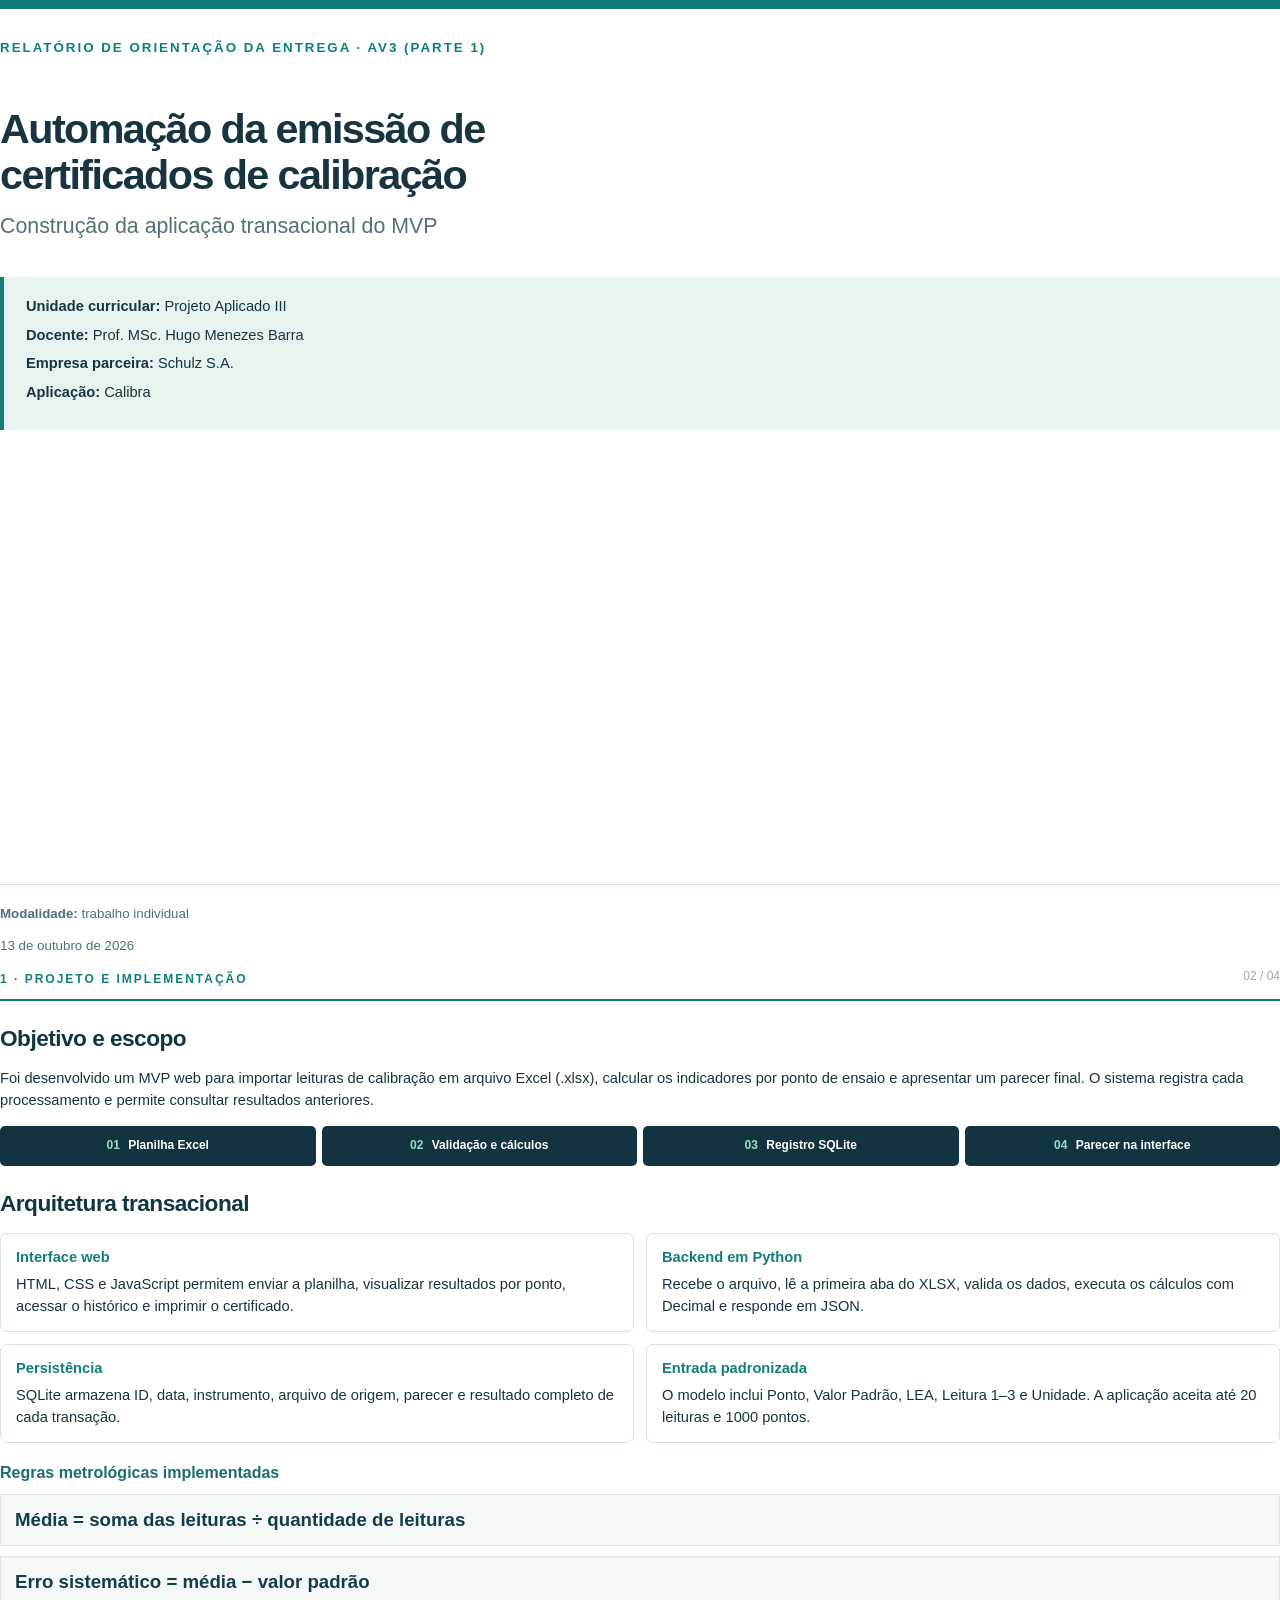
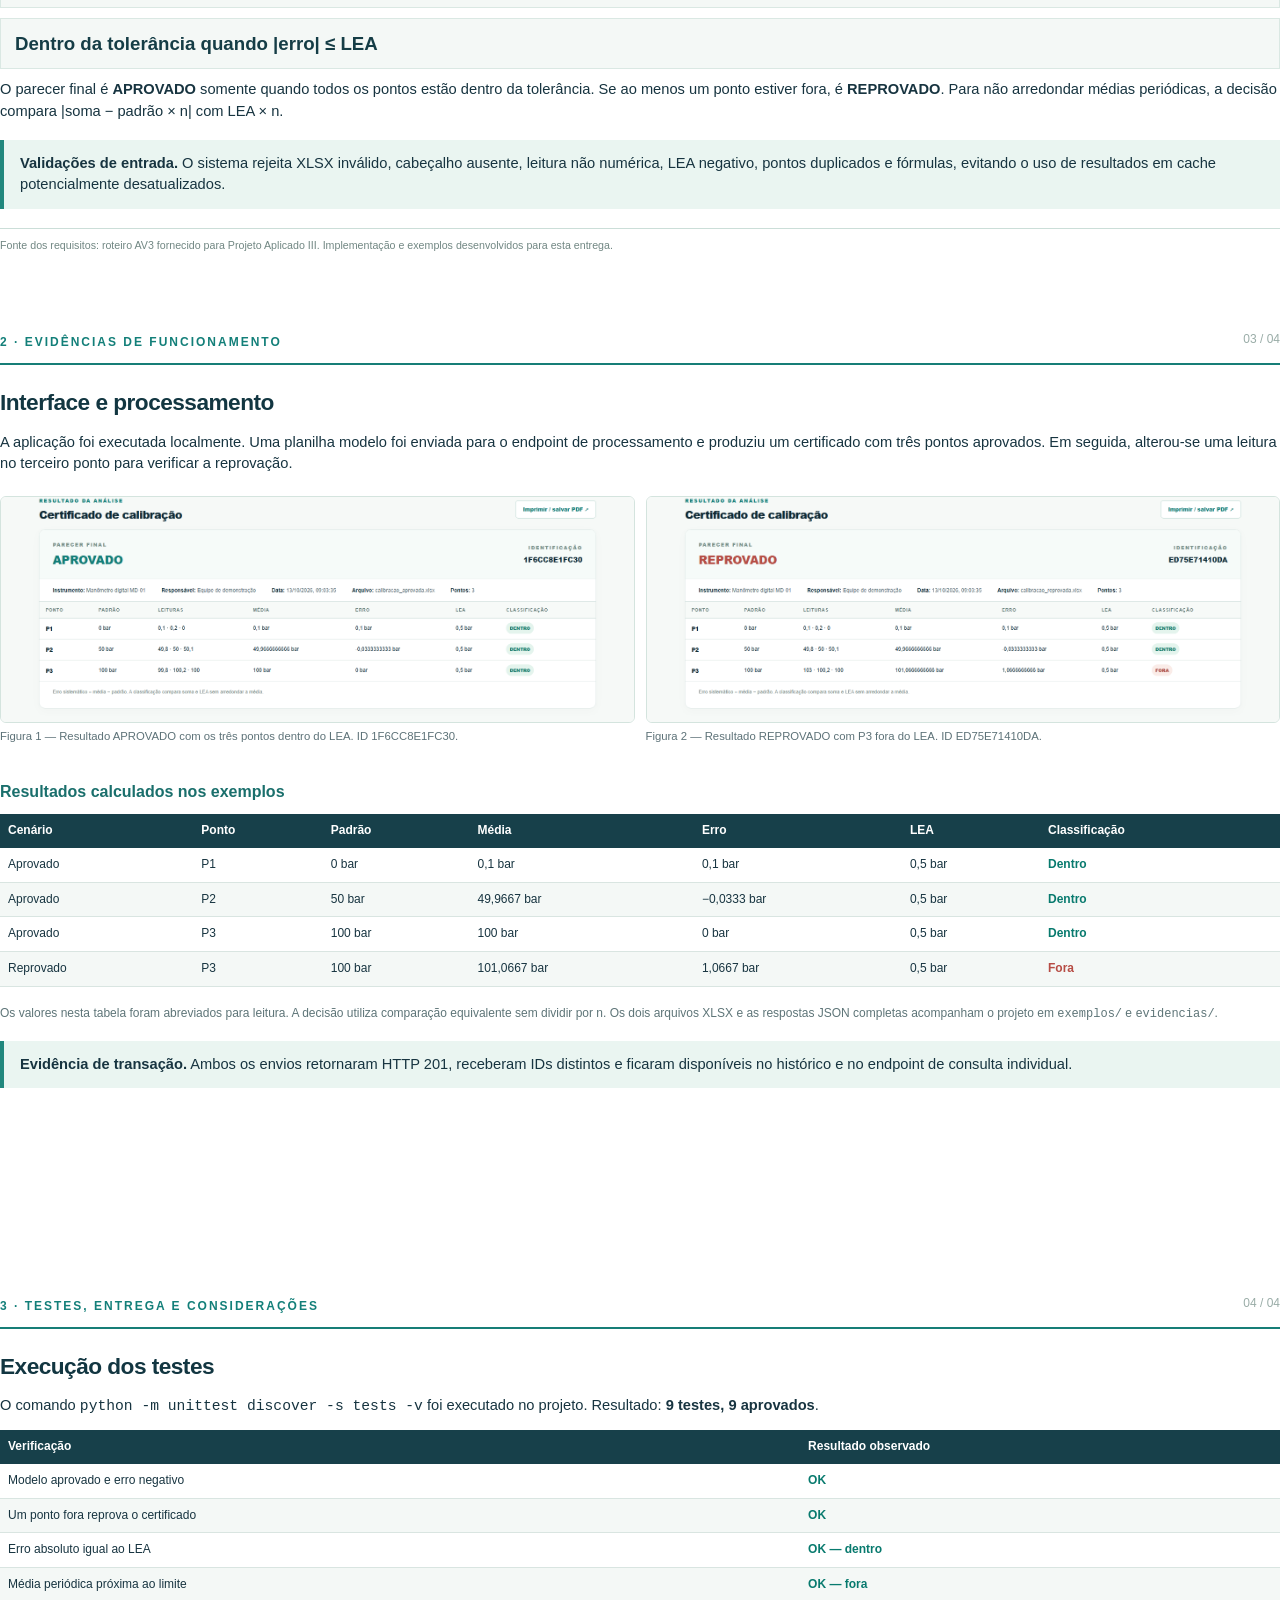
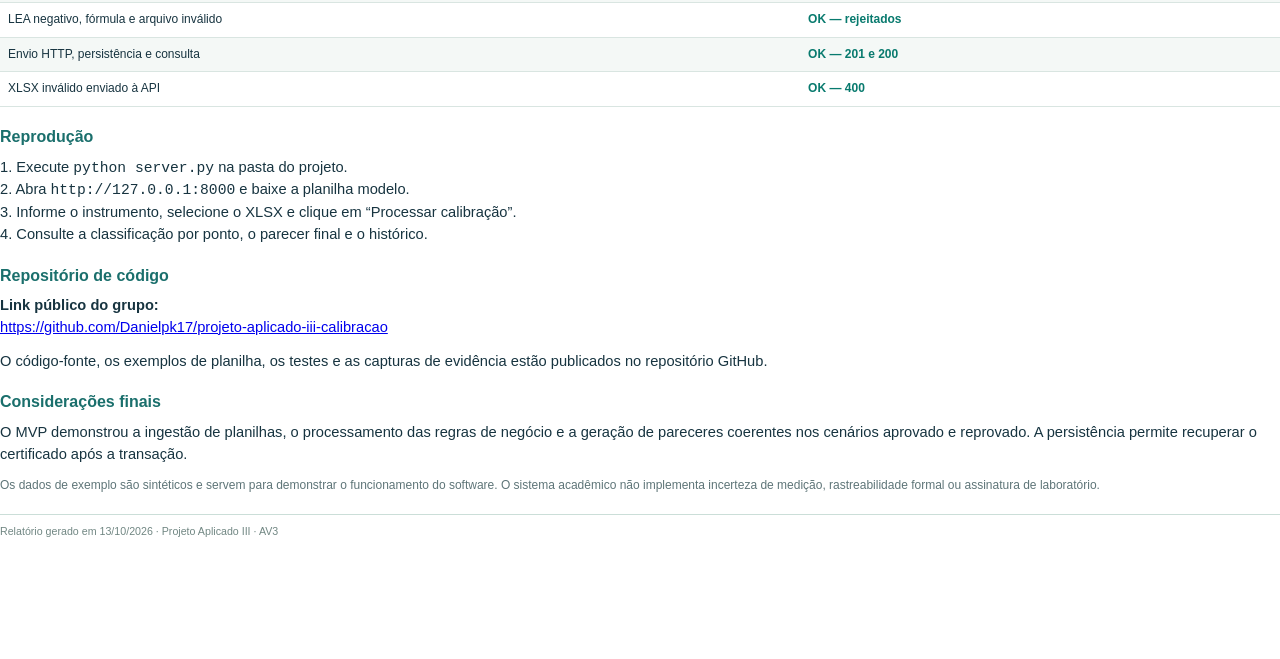
<file: relatorio.html>
<!doctype html>
<html lang="pt-BR">
<head>
<meta charset="utf-8">
<title>Relatório AV3 — Projeto Aplicado III</title>
<style>
  @page{size:A4;margin:15mm 16mm 16mm}*{box-sizing:border-box}html{font-family:Arial,Helvetica,sans-serif;color:#173440;font-size:11pt;line-height:1.48}body{margin:0}h1,h2,h3,p{margin-top:0}h1{font-size:31pt;line-height:1.12;letter-spacing:-1.2pt}h2{font-size:17pt;letter-spacing:-.4pt;margin-bottom:12px;color:#123641}h3{font-size:12pt;margin:18px 0 8px;color:#1a6f6c}p{margin-bottom:12px}.muted{color:#627b7f}.small{font-size:9pt}.micro{font-size:8pt}.eyebrow{font-size:9pt;letter-spacing:2px;font-weight:bold;color:#137f79;text-transform:uppercase}.cover{height:256mm;display:flex;flex-direction:column;justify-content:space-between}.cover-top{border-top:9px solid #117c77;padding-top:29px}.cover-kicker{color:#0a8279;font-weight:bold;letter-spacing:2px;text-transform:uppercase;font-size:10pt;margin-bottom:48px}.cover h1{max-width:150mm;margin-bottom:13px}.cover .subtitle{font-size:16pt;color:#527178;max-width:150mm}.cover-box{background:#e7f3ef;border-left:4px solid #167b76;padding:19px 22px;margin-top:34px}.cover-box p{margin:0 0 7px}.cover-bottom{border-top:1px solid #c9dbd6;padding-top:19px;color:#527178;font-size:10pt}.page{page-break-before:always;min-height:255mm}.page-heading{padding-bottom:10px;border-bottom:2px solid #167e77;margin-bottom:21px}.page-number{float:right;color:#99aca7;font-size:9pt}.callout{background:#eaf5f1;border-left:4px solid #21877d;padding:13px 16px;margin:17px 0}.flow{display:flex;gap:6px;margin:15px 0 21px}.flow span{flex:1;background:#123440;color:white;text-align:center;padding:11px 6px;border-radius:5px;font-size:9pt;font-weight:bold}.flow b{color:#94dfca;margin-right:5px}.grid{display:grid;grid-template-columns:1fr 1fr;gap:12px}.card{border:1px solid #d4e4de;border-radius:7px;padding:13px 15px}.card strong{display:block;color:#127e77;margin-bottom:6px}.formula{font-size:14pt;font-weight:bold;color:#153d46;padding:11px 14px;background:#f4f8f6;border:1px solid #dae8e3;margin:10px 0}.note{font-size:9pt;color:#5e7578}.table{border-collapse:collapse;width:100%;font-size:9pt;margin:11px 0 18px}.table th{background:#17404a;color:white;text-align:left;padding:8px}.table td{padding:8px;border-bottom:1px solid #d9e5e1}.table tr:nth-child(even) td{background:#f4f8f6}.pass{color:#087a6e;font-weight:bold}.fail{color:#b64c44;font-weight:bold}.evidence-frame{height:73mm;border:1px solid #d4e4de;overflow:hidden;border-radius:6px;margin-top:9px;background:#fff}.evidence-frame img{display:block;width:100%;height:100%;object-fit:cover;object-position:center 78%}.evidence-caption{color:#5d7278;font-size:8.5pt;margin:5px 0 17px}.side-by-side{display:grid;grid-template-columns:1fr 1fr;gap:11px}.side-by-side .evidence-frame{height:60mm}.side-by-side .evidence-frame img{object-position:center 77%}.test-list{margin:6px 0 0;padding-left:17px;font-size:9pt}.test-list li{margin-bottom:4px}.footerline{border-top:1px solid #cbded8;padding-top:9px;margin-top:19px;color:#718783;font-size:8pt}.break{page-break-before:always}
</style>
</head>
<body>
  <section class="cover">
    <div class="cover-top">
      <div class="cover-kicker">Relatório de orientação da entrega · AV3 (parte 1)</div>
      <h1>Automação da emissão de certificados de calibração</h1>
      <p class="subtitle">Construção da aplicação transacional do MVP</p>
      <div class="cover-box">
        <p><strong>Unidade curricular:</strong> Projeto Aplicado III</p>
        <p><strong>Docente:</strong> Prof. MSc. Hugo Menezes Barra</p>
        <p><strong>Empresa parceira:</strong> Schulz S.A.</p>
        <p><strong>Aplicação:</strong> Calibra</p>
      </div>
    </div>
    <div class="cover-bottom">
      <p><strong>Modalidade:</strong> trabalho individual</p>
      <p>13 de outubro de 2026</p>
    </div>
  </section>

  <section class="page">
    <div class="page-heading"><span class="page-number">02 / 04</span><span class="eyebrow">1 · Projeto e implementação</span></div>
    <h2>Objetivo e escopo</h2>
    <p>Foi desenvolvido um MVP web para importar leituras de calibração em arquivo Excel (.xlsx), calcular os indicadores por ponto de ensaio e apresentar um parecer final. O sistema registra cada processamento e permite consultar resultados anteriores.</p>
    <div class="flow"><span><b>01</b> Planilha Excel</span><span><b>02</b> Validação e cálculos</span><span><b>03</b> Registro SQLite</span><span><b>04</b> Parecer na interface</span></div>
    <h2>Arquitetura transacional</h2>
    <div class="grid">
      <div class="card"><strong>Interface web</strong>HTML, CSS e JavaScript permitem enviar a planilha, visualizar resultados por ponto, acessar o histórico e imprimir o certificado.</div>
      <div class="card"><strong>Backend em Python</strong>Recebe o arquivo, lê a primeira aba do XLSX, valida os dados, executa os cálculos com Decimal e responde em JSON.</div>
      <div class="card"><strong>Persistência</strong>SQLite armazena ID, data, instrumento, arquivo de origem, parecer e resultado completo de cada transação.</div>
      <div class="card"><strong>Entrada padronizada</strong>O modelo inclui Ponto, Valor Padrão, LEA, Leitura 1–3 e Unidade. A aplicação aceita até 20 leituras e 1000 pontos.</div>
    </div>
    <h3>Regras metrológicas implementadas</h3>
    <div class="formula">Média = soma das leituras ÷ quantidade de leituras</div>
    <div class="formula">Erro sistemático = média − valor padrão</div>
    <div class="formula">Dentro da tolerância quando |erro| ≤ LEA</div>
    <p>O parecer final é <strong>APROVADO</strong> somente quando todos os pontos estão dentro da tolerância. Se ao menos um ponto estiver fora, é <strong>REPROVADO</strong>. Para não arredondar médias periódicas, a decisão compara |soma − padrão × n| com LEA × n.</p>
    <div class="callout"><strong>Validações de entrada.</strong> O sistema rejeita XLSX inválido, cabeçalho ausente, leitura não numérica, LEA negativo, pontos duplicados e fórmulas, evitando o uso de resultados em cache potencialmente desatualizados.</div>
    <p class="footerline">Fonte dos requisitos: roteiro AV3 fornecido para Projeto Aplicado III. Implementação e exemplos desenvolvidos para esta entrega.</p>
  </section>

  <section class="page">
    <div class="page-heading"><span class="page-number">03 / 04</span><span class="eyebrow">2 · Evidências de funcionamento</span></div>
    <h2>Interface e processamento</h2>
    <p>A aplicação foi executada localmente. Uma planilha modelo foi enviada para o endpoint de processamento e produziu um certificado com três pontos aprovados. Em seguida, alterou-se uma leitura no terceiro ponto para verificar a reprovação.</p>
    <div class="side-by-side">
      <div><div class="evidence-frame"><img src="evidencias/02-aprovado.png" alt="Captura real do certificado aprovado"></div><p class="evidence-caption">Figura 1 — Resultado APROVADO com os três pontos dentro do LEA. ID 1F6CC8E1FC30.</p></div>
      <div><div class="evidence-frame"><img src="evidencias/03-reprovado.png" alt="Captura real do certificado reprovado"></div><p class="evidence-caption">Figura 2 — Resultado REPROVADO com P3 fora do LEA. ID ED75E71410DA.</p></div>
    </div>
    <h3>Resultados calculados nos exemplos</h3>
    <table class="table"><thead><tr><th>Cenário</th><th>Ponto</th><th>Padrão</th><th>Média</th><th>Erro</th><th>LEA</th><th>Classificação</th></tr></thead><tbody>
      <tr><td>Aprovado</td><td>P1</td><td>0 bar</td><td>0,1 bar</td><td>0,1 bar</td><td>0,5 bar</td><td class="pass">Dentro</td></tr>
      <tr><td>Aprovado</td><td>P2</td><td>50 bar</td><td>49,9667 bar</td><td>−0,0333 bar</td><td>0,5 bar</td><td class="pass">Dentro</td></tr>
      <tr><td>Aprovado</td><td>P3</td><td>100 bar</td><td>100 bar</td><td>0 bar</td><td>0,5 bar</td><td class="pass">Dentro</td></tr>
      <tr><td>Reprovado</td><td>P3</td><td>100 bar</td><td>101,0667 bar</td><td>1,0667 bar</td><td>0,5 bar</td><td class="fail">Fora</td></tr>
    </tbody></table>
    <p class="note">Os valores nesta tabela foram abreviados para leitura. A decisão utiliza comparação equivalente sem dividir por n. Os dois arquivos XLSX e as respostas JSON completas acompanham o projeto em <code>exemplos/</code> e <code>evidencias/</code>.</p>
    <div class="callout"><strong>Evidência de transação.</strong> Ambos os envios retornaram HTTP 201, receberam IDs distintos e ficaram disponíveis no histórico e no endpoint de consulta individual.</div>
  </section>

  <section class="page">
    <div class="page-heading"><span class="page-number">04 / 04</span><span class="eyebrow">3 · Testes, entrega e considerações</span></div>
    <h2>Execução dos testes</h2>
    <p>O comando <code>python -m unittest discover -s tests -v</code> foi executado no projeto. Resultado: <strong>9 testes, 9 aprovados</strong>.</p>
    <table class="table"><thead><tr><th>Verificação</th><th>Resultado observado</th></tr></thead><tbody>
      <tr><td>Modelo aprovado e erro negativo</td><td class="pass">OK</td></tr>
      <tr><td>Um ponto fora reprova o certificado</td><td class="pass">OK</td></tr>
      <tr><td>Erro absoluto igual ao LEA</td><td class="pass">OK — dentro</td></tr>
      <tr><td>Média periódica próxima ao limite</td><td class="pass">OK — fora</td></tr>
      <tr><td>LEA negativo, fórmula e arquivo inválido</td><td class="pass">OK — rejeitados</td></tr>
      <tr><td>Envio HTTP, persistência e consulta</td><td class="pass">OK — 201 e 200</td></tr>
      <tr><td>XLSX inválido enviado à API</td><td class="pass">OK — 400</td></tr>
    </tbody></table>
    <h3>Reprodução</h3>
    <p>1. Execute <code>python server.py</code> na pasta do projeto.<br>2. Abra <code>http://127.0.0.1:8000</code> e baixe a planilha modelo.<br>3. Informe o instrumento, selecione o XLSX e clique em “Processar calibração”.<br>4. Consulte a classificação por ponto, o parecer final e o histórico.</p>
    <h3>Repositório de código</h3>
    <p><strong>Link público do grupo:</strong><br><a href="https://github.com/Danielpk17/projeto-aplicado-iii-calibracao">https://github.com/Danielpk17/projeto-aplicado-iii-calibracao</a></p>
    <p>O código-fonte, os exemplos de planilha, os testes e as capturas de evidência estão publicados no repositório GitHub.</p>
    <h3>Considerações finais</h3>
    <p>O MVP demonstrou a ingestão de planilhas, o processamento das regras de negócio e a geração de pareceres coerentes nos cenários aprovado e reprovado. A persistência permite recuperar o certificado após a transação.</p>
    <p class="note">Os dados de exemplo são sintéticos e servem para demonstrar o funcionamento do software. O sistema acadêmico não implementa incerteza de medição, rastreabilidade formal ou assinatura de laboratório.</p>
    <p class="footerline">Relatório gerado em 13/10/2026 · Projeto Aplicado III · AV3</p>
  </section>
</body>
</html>
</file>
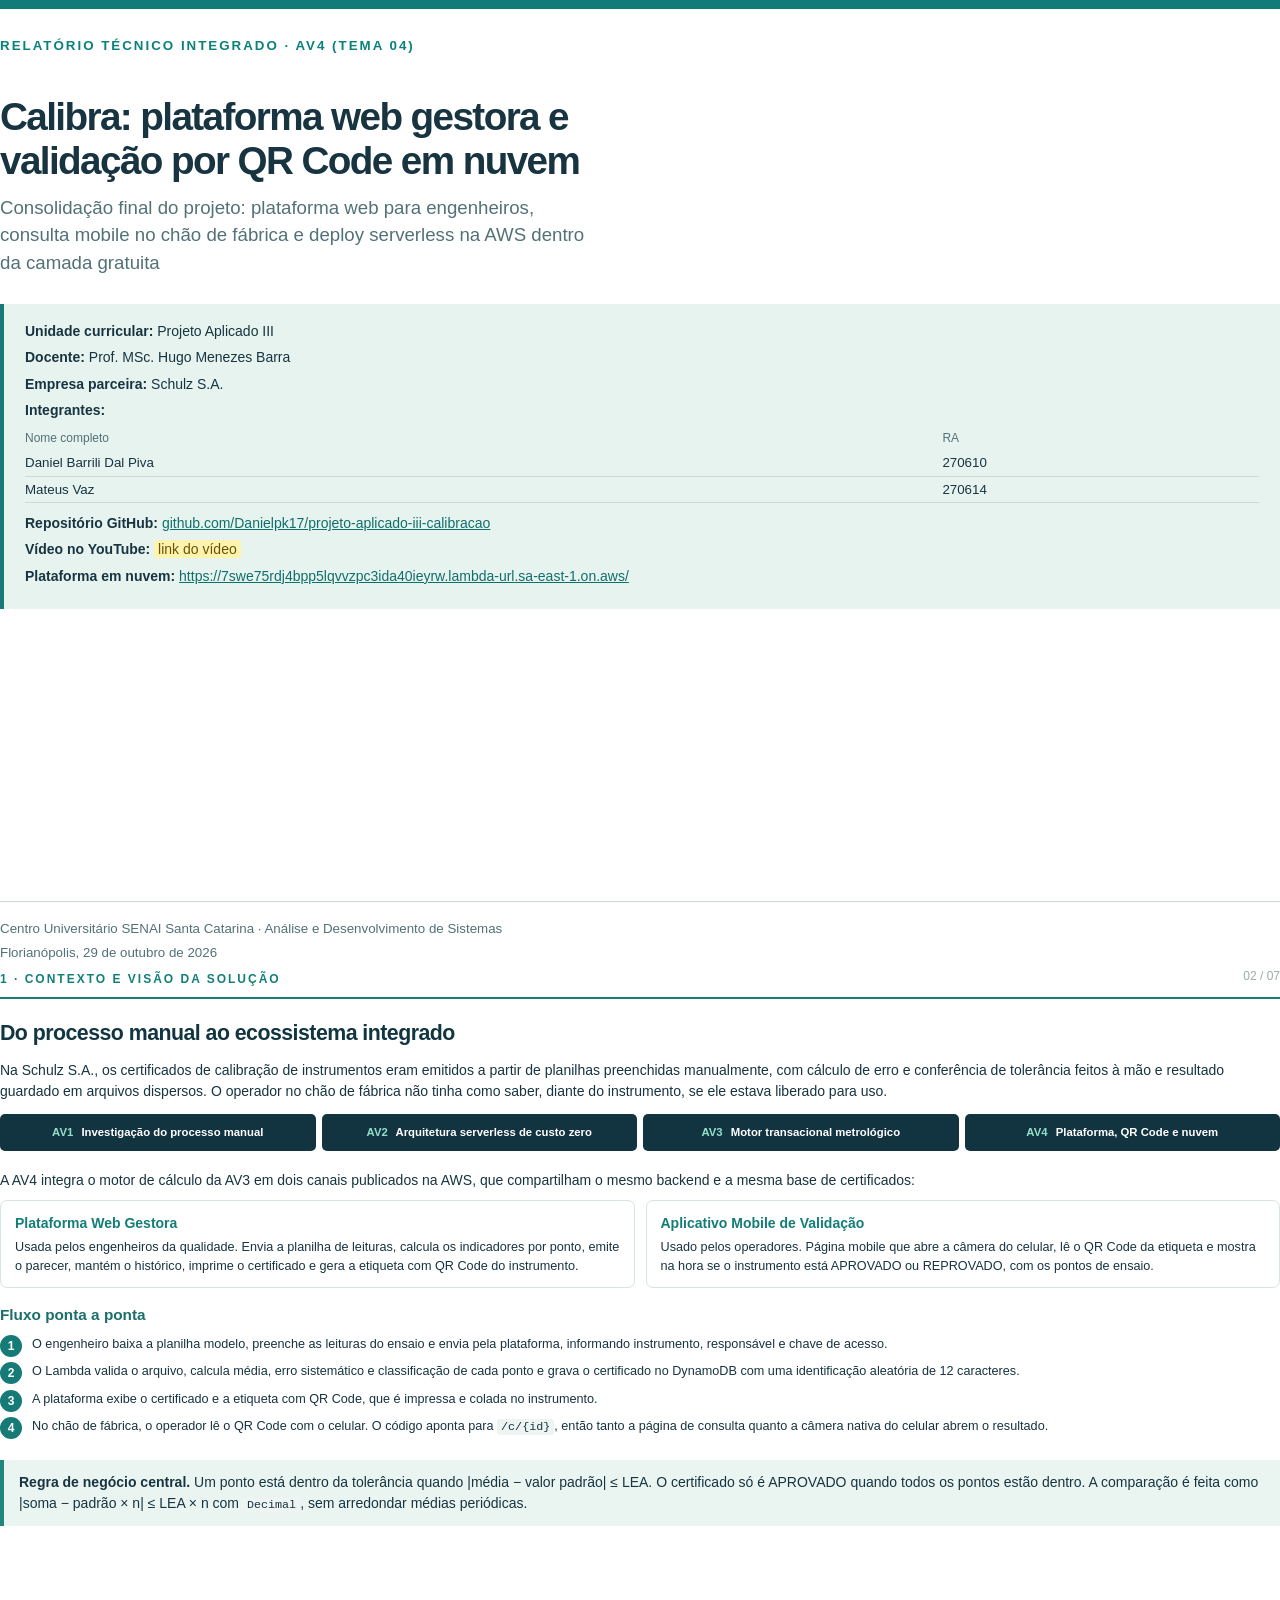
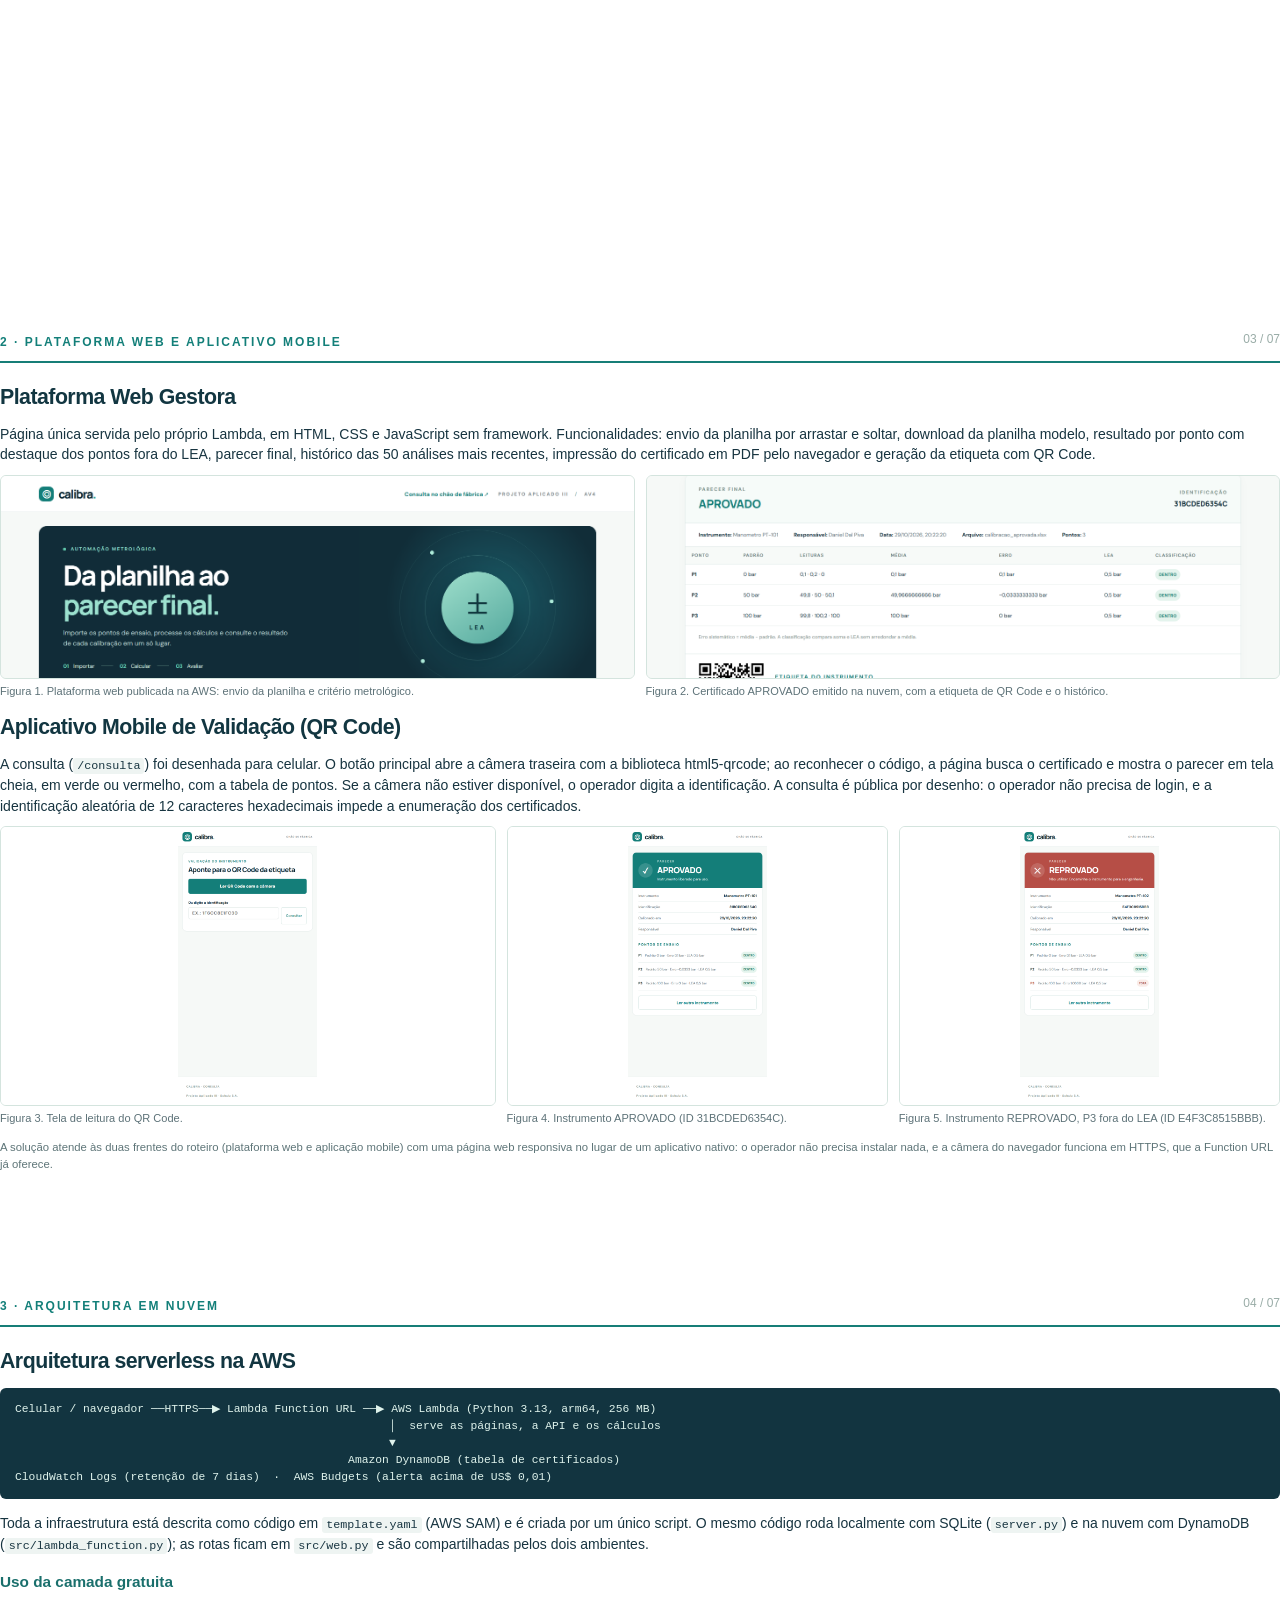
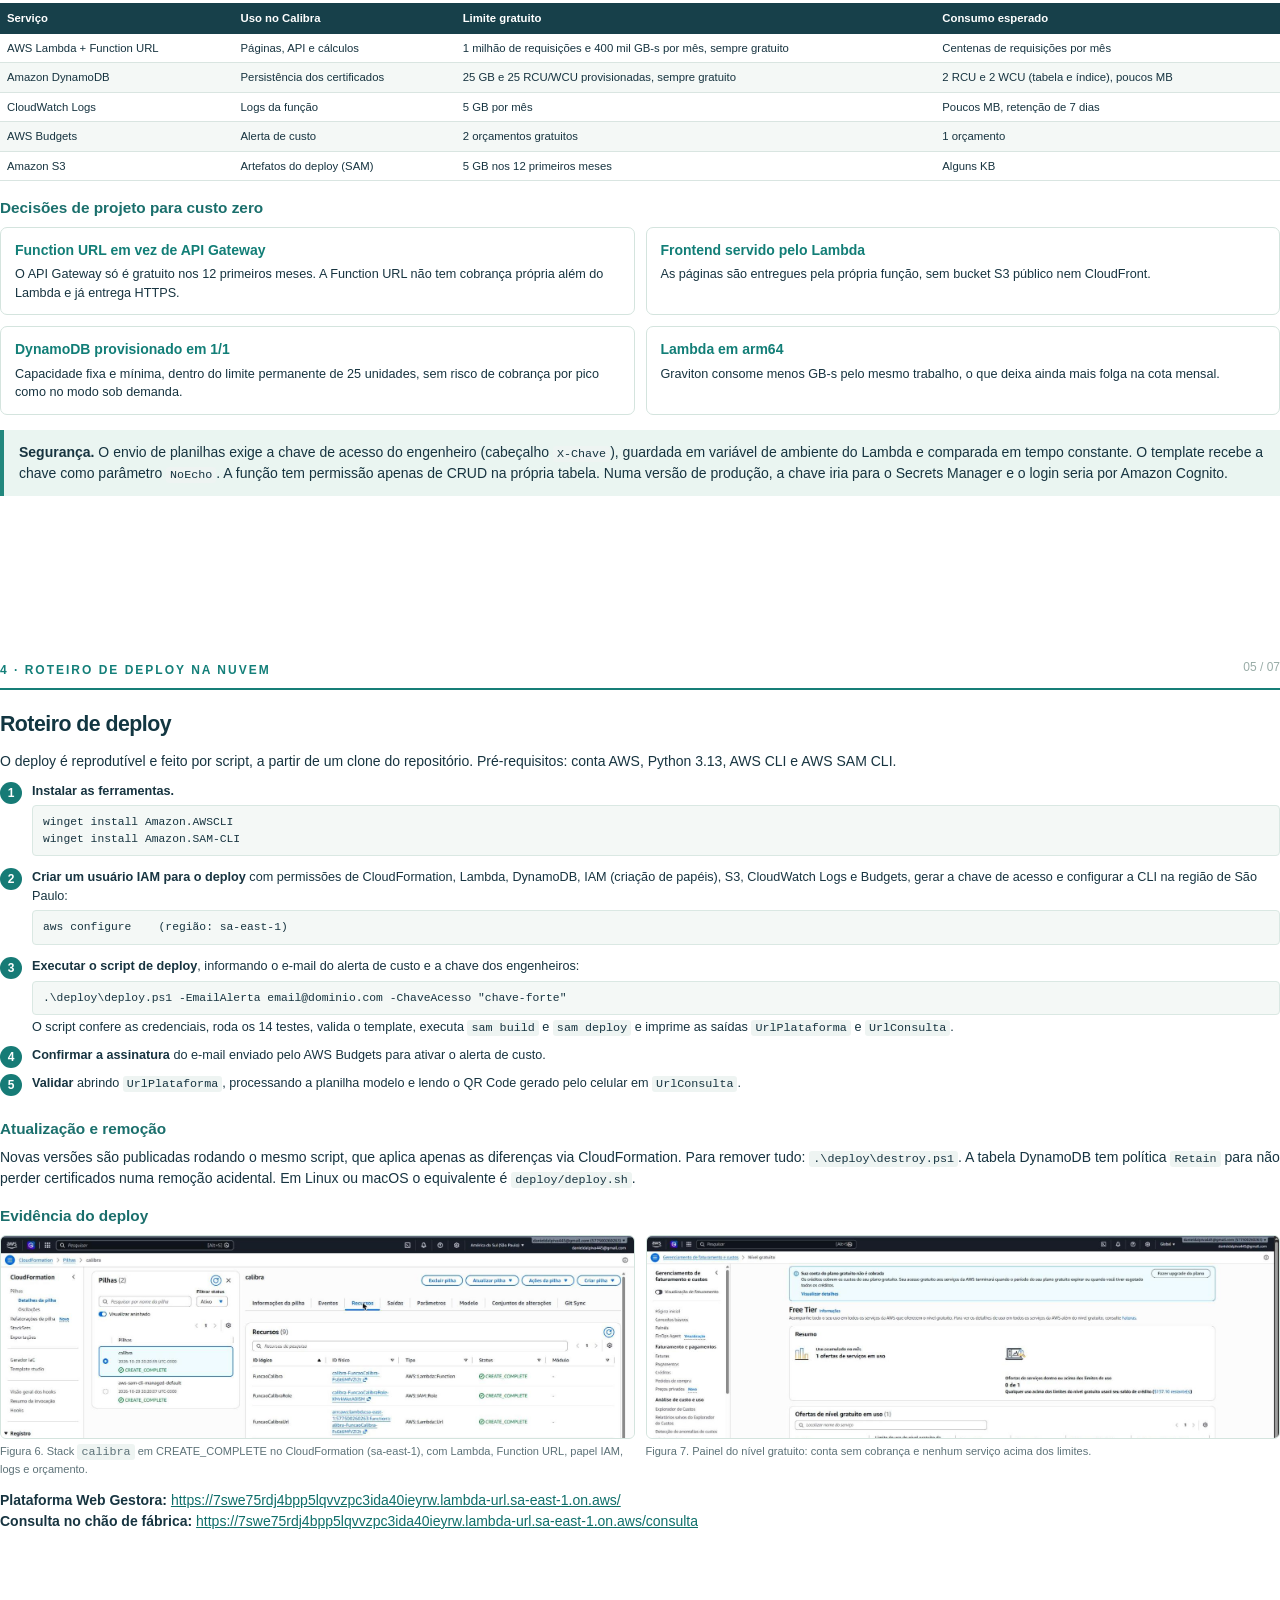
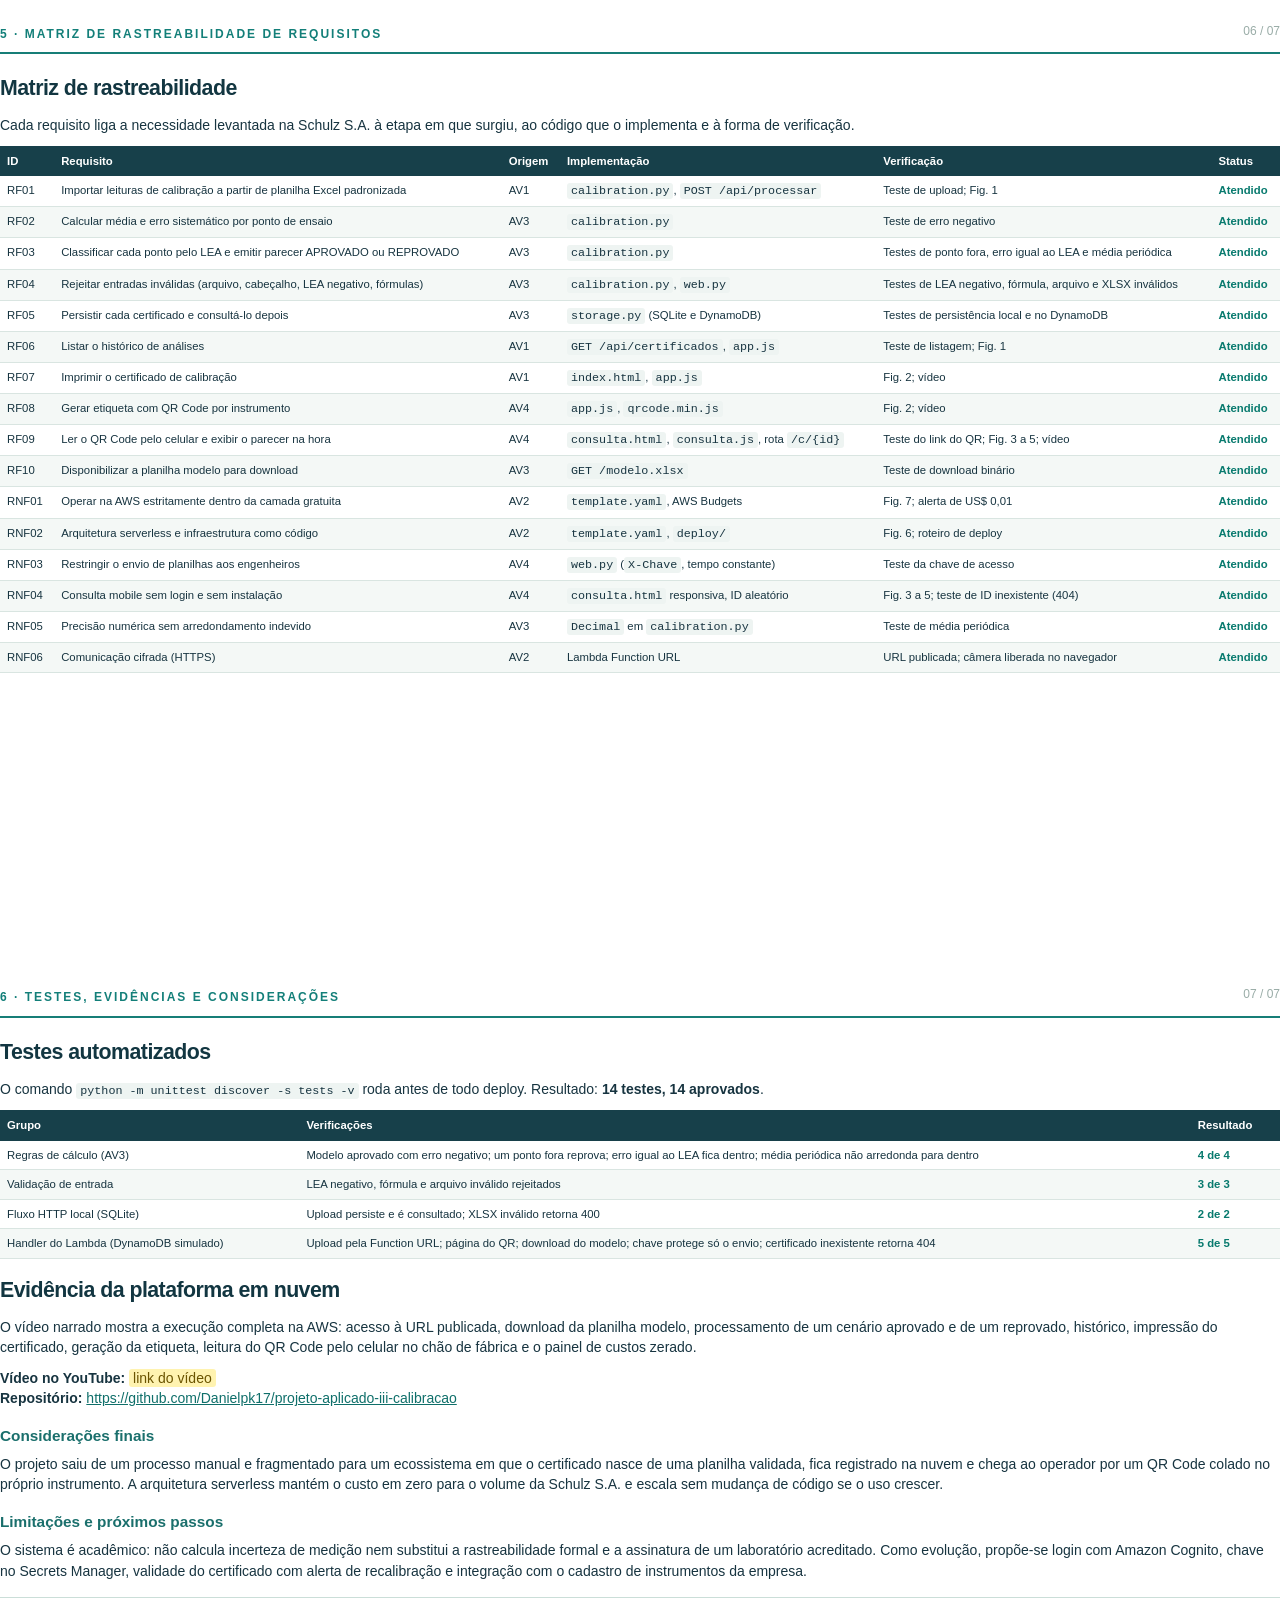
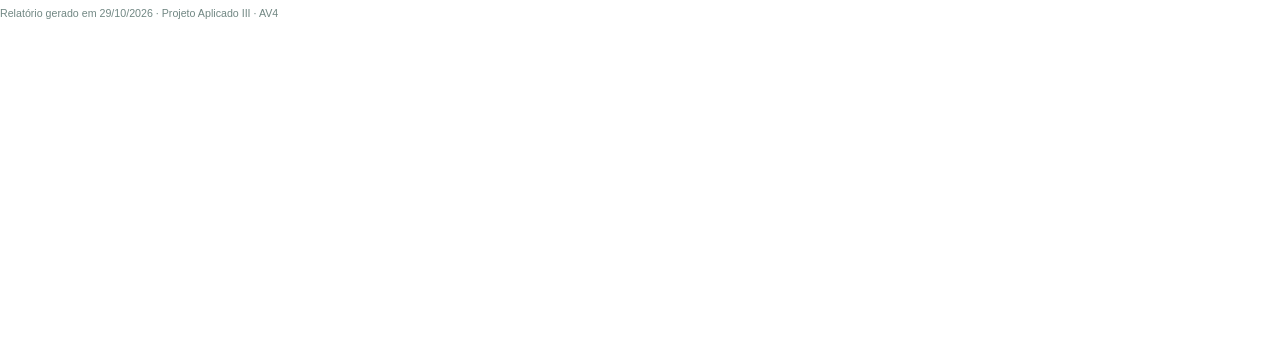
<file: relatorio_av4.html>
<!doctype html>
<html lang="pt-BR">
<head>
<meta charset="utf-8">
<title>Relatório AV4 · Projeto Aplicado III</title>
<style>
  @page{size:A4;margin:15mm 16mm 16mm}*{box-sizing:border-box}html{font-family:Arial,Helvetica,sans-serif;color:#173440;font-size:10.5pt;line-height:1.46}body{margin:0}h1,h2,h3,p{margin-top:0}h1{font-size:29pt;line-height:1.12;letter-spacing:-1.2pt}h2{font-size:16pt;letter-spacing:-.4pt;margin-bottom:11px;color:#123641}h3{font-size:11.5pt;margin:16px 0 7px;color:#1a6f6c}p{margin-bottom:10px}.eyebrow{font-size:9pt;letter-spacing:2px;font-weight:bold;color:#137f79;text-transform:uppercase}.cover{height:256mm;display:flex;flex-direction:column;justify-content:space-between}.cover-top{border-top:9px solid #117c77;padding-top:27px}.cover-kicker{color:#0a8279;font-weight:bold;letter-spacing:2px;text-transform:uppercase;font-size:10pt;margin-bottom:40px}.cover h1{max-width:160mm;margin-bottom:12px}.cover .subtitle{font-size:14pt;color:#527178;max-width:160mm}.cover-box{background:#e7f3ef;border-left:4px solid #167b76;padding:17px 21px;margin-top:28px}.cover-box p{margin:0 0 6px}.members{border-collapse:collapse;width:100%;font-size:10pt;margin:6px 0 4px}.members th{text-align:left;color:#527178;font-weight:normal;font-size:9pt;padding:3px 0}.members td{padding:3px 0;border-bottom:1px solid #c9dbd6}.cover-bottom{border-top:1px solid #c9dbd6;padding-top:17px;color:#527178;font-size:10pt}.cover-bottom p{margin:0 0 5px}.page{page-break-before:always;min-height:255mm}.page-heading{padding-bottom:9px;border-bottom:2px solid #167e77;margin-bottom:19px}.page-number{float:right;color:#99aca7;font-size:9pt}.callout{background:#eaf5f1;border-left:4px solid #21877d;padding:12px 15px;margin:15px 0}.flow{display:flex;gap:6px;margin:13px 0 19px}.flow span{flex:1;background:#123440;color:white;text-align:center;padding:10px 6px;border-radius:5px;font-size:8.5pt;font-weight:bold}.flow b{color:#94dfca;margin-right:5px}.grid{display:grid;grid-template-columns:1fr 1fr;gap:11px}.card{border:1px solid #d4e4de;border-radius:7px;padding:12px 14px;font-size:9.5pt}.card strong{display:block;color:#127e77;margin-bottom:5px;font-size:10.5pt}.note{font-size:8.5pt;color:#5e7578}.table{border-collapse:collapse;width:100%;font-size:8.5pt;margin:10px 0 16px}.table th{background:#17404a;color:white;text-align:left;padding:7px}.table td{padding:6px 7px;border-bottom:1px solid #d9e5e1;vertical-align:top}.table tr:nth-child(even) td{background:#f4f8f6}.pass{color:#087a6e;font-weight:bold}.arch{font-family:Consolas,monospace;font-size:8.5pt;background:#123440;color:#dff3ec;padding:13px 15px;border-radius:6px;white-space:pre;line-height:1.5;margin:10px 0 14px}.steps{counter-reset:s;list-style:none;padding:0;margin:8px 0 14px}.steps li{counter-increment:s;position:relative;padding:0 0 9px 32px;font-size:9.5pt}.steps li::before{content:counter(s);position:absolute;left:0;top:0;width:22px;height:22px;border-radius:50%;background:#167b76;color:#fff;font-weight:bold;font-size:9pt;text-align:center;line-height:22px}code{font-family:Consolas,monospace;font-size:8.8pt;background:#eef4f2;padding:1px 4px;border-radius:3px}.cmd{font-family:Consolas,monospace;font-size:8.5pt;background:#f4f8f6;border:1px solid #dae8e3;padding:8px 10px;margin:5px 0 3px;border-radius:4px;white-space:pre-wrap}.shot-grid{display:grid;grid-template-columns:1fr 1fr;gap:11px}.shot-grid.three{grid-template-columns:1.3fr 1fr 1fr}.frame{height:54mm;border:1px solid #d4e4de;overflow:hidden;border-radius:6px;background:#f4f8f6;display:flex;align-items:center;justify-content:center}.frame img{display:block;width:100%;height:100%;object-fit:cover;object-position:top center}.frame.tall{height:74mm}.frame.tall img{object-fit:contain;background:#fff}.caption{color:#5d7278;font-size:8.3pt;margin:4px 0 13px}.pendente{background:#fff3b0;color:#6b5400;padding:1px 4px;border-radius:3px}.frame .pendente{font-size:9pt}.footerline{border-top:1px solid #cbded8;padding-top:8px;margin-top:16px;color:#718783;font-size:8pt}a{color:#0f6f6a}
</style>
</head>
<body>
  <section class="cover">
    <div class="cover-top">
      <div class="cover-kicker">Relatório técnico integrado · AV4 (Tema 04)</div>
      <h1>Calibra: plataforma web gestora e validação por QR Code em nuvem</h1>
      <p class="subtitle">Consolidação final do projeto: plataforma web para engenheiros, consulta mobile no chão de fábrica e deploy serverless na AWS dentro da camada gratuita</p>
      <div class="cover-box">
        <p><strong>Unidade curricular:</strong> Projeto Aplicado III</p>
        <p><strong>Docente:</strong> Prof. MSc. Hugo Menezes Barra</p>
        <p><strong>Empresa parceira:</strong> Schulz S.A.</p>
        <p><strong>Integrantes:</strong></p>
        <table class="members"><thead><tr><th>Nome completo</th><th>RA</th></tr></thead><tbody>
          <tr><td>Daniel Barrili Dal Piva</td><td>270610</td></tr>
          <tr><td>Mateus Vaz</td><td>270614</td></tr>
        </tbody></table>
        <p style="margin-top:10px"><strong>Repositório GitHub:</strong> <a href="https://github.com/Danielpk17/projeto-aplicado-iii-calibracao">github.com/Danielpk17/projeto-aplicado-iii-calibracao</a></p>
        <p><strong>Vídeo no YouTube:</strong> <span class="pendente">link do vídeo</span></p>
        <p><strong>Plataforma em nuvem:</strong> <a href="https://7swe75rdj4bpp5lqvvzpc3ida40ieyrw.lambda-url.sa-east-1.on.aws/">https://7swe75rdj4bpp5lqvvzpc3ida40ieyrw.lambda-url.sa-east-1.on.aws/</a></p>
      </div>
    </div>
    <div class="cover-bottom">
      <p>Centro Universitário SENAI Santa Catarina · Análise e Desenvolvimento de Sistemas</p>
      <p>Florianópolis, 29 de outubro de 2026</p>
    </div>
  </section>

  <section class="page">
    <div class="page-heading"><span class="page-number">02 / 07</span><span class="eyebrow">1 · Contexto e visão da solução</span></div>
    <h2>Do processo manual ao ecossistema integrado</h2>
    <p>Na Schulz S.A., os certificados de calibração de instrumentos eram emitidos a partir de planilhas preenchidas manualmente, com cálculo de erro e conferência de tolerância feitos à mão e resultado guardado em arquivos dispersos. O operador no chão de fábrica não tinha como saber, diante do instrumento, se ele estava liberado para uso.</p>
    <div class="flow"><span><b>AV1</b> Investigação do processo manual</span><span><b>AV2</b> Arquitetura serverless de custo zero</span><span><b>AV3</b> Motor transacional metrológico</span><span><b>AV4</b> Plataforma, QR Code e nuvem</span></div>
    <p>A AV4 integra o motor de cálculo da AV3 em dois canais publicados na AWS, que compartilham o mesmo backend e a mesma base de certificados:</p>
    <div class="grid">
      <div class="card"><strong>Plataforma Web Gestora</strong>Usada pelos engenheiros da qualidade. Envia a planilha de leituras, calcula os indicadores por ponto, emite o parecer, mantém o histórico, imprime o certificado e gera a etiqueta com QR Code do instrumento.</div>
      <div class="card"><strong>Aplicativo Mobile de Validação</strong>Usado pelos operadores. Página mobile que abre a câmera do celular, lê o QR Code da etiqueta e mostra na hora se o instrumento está APROVADO ou REPROVADO, com os pontos de ensaio.</div>
    </div>
    <h3>Fluxo ponta a ponta</h3>
    <ol class="steps">
      <li>O engenheiro baixa a planilha modelo, preenche as leituras do ensaio e envia pela plataforma, informando instrumento, responsável e chave de acesso.</li>
      <li>O Lambda valida o arquivo, calcula média, erro sistemático e classificação de cada ponto e grava o certificado no DynamoDB com uma identificação aleatória de 12 caracteres.</li>
      <li>A plataforma exibe o certificado e a etiqueta com QR Code, que é impressa e colada no instrumento.</li>
      <li>No chão de fábrica, o operador lê o QR Code com o celular. O código aponta para <code>/c/{id}</code>, então tanto a página de consulta quanto a câmera nativa do celular abrem o resultado.</li>
    </ol>
    <div class="callout"><strong>Regra de negócio central.</strong> Um ponto está dentro da tolerância quando |média − valor padrão| ≤ LEA. O certificado só é APROVADO quando todos os pontos estão dentro. A comparação é feita como |soma − padrão × n| ≤ LEA × n com <code>Decimal</code>, sem arredondar médias periódicas.</div>
  </section>

  <section class="page">
    <div class="page-heading"><span class="page-number">03 / 07</span><span class="eyebrow">2 · Plataforma web e aplicativo mobile</span></div>
    <h2>Plataforma Web Gestora</h2>
    <p>Página única servida pelo próprio Lambda, em HTML, CSS e JavaScript sem framework. Funcionalidades: envio da planilha por arrastar e soltar, download da planilha modelo, resultado por ponto com destaque dos pontos fora do LEA, parecer final, histórico das 50 análises mais recentes, impressão do certificado em PDF pelo navegador e geração da etiqueta com QR Code.</p>
    <div class="shot-grid">
      <div><div class="frame"><img src="evidencias/av4-01-plataforma.png" alt="Plataforma web gestora"></div><p class="caption">Figura 1. Plataforma web publicada na AWS: envio da planilha e critério metrológico.</p></div>
      <div><div class="frame"><img src="evidencias/av4-02-certificado.png" alt="Certificado com QR Code" style="object-position:center 47%"></div><p class="caption">Figura 2. Certificado APROVADO emitido na nuvem, com a etiqueta de QR Code e o histórico.</p></div>
    </div>
    <h2>Aplicativo Mobile de Validação (QR Code)</h2>
    <p>A consulta (<code>/consulta</code>) foi desenhada para celular. O botão principal abre a câmera traseira com a biblioteca html5-qrcode; ao reconhecer o código, a página busca o certificado e mostra o parecer em tela cheia, em verde ou vermelho, com a tabela de pontos. Se a câmera não estiver disponível, o operador digita a identificação. A consulta é pública por desenho: o operador não precisa de login, e a identificação aleatória de 12 caracteres hexadecimais impede a enumeração dos certificados.</p>
    <div class="shot-grid three">
      <div><div class="frame tall"><img src="evidencias/av4-03-leitura.png" alt="Leitura do QR Code pelo celular"></div><p class="caption">Figura 3. Tela de leitura do QR Code.</p></div>
      <div><div class="frame tall"><img src="evidencias/av4-04-aprovado-mobile.png" alt="Parecer aprovado no celular"></div><p class="caption">Figura 4. Instrumento APROVADO (ID 31BCDED6354C).</p></div>
      <div><div class="frame tall"><img src="evidencias/av4-05-reprovado-mobile.png" alt="Parecer reprovado no celular"></div><p class="caption">Figura 5. Instrumento REPROVADO, P3 fora do LEA (ID E4F3C8515BBB).</p></div>
    </div>
    <p class="note">A solução atende às duas frentes do roteiro (plataforma web e aplicação mobile) com uma página web responsiva no lugar de um aplicativo nativo: o operador não precisa instalar nada, e a câmera do navegador funciona em HTTPS, que a Function URL já oferece.</p>
  </section>

  <section class="page">
    <div class="page-heading"><span class="page-number">04 / 07</span><span class="eyebrow">3 · Arquitetura em nuvem</span></div>
    <h2>Arquitetura serverless na AWS</h2>
    <div class="arch">Celular / navegador ──HTTPS──▶ Lambda Function URL ──▶ AWS Lambda (Python 3.13, arm64, 256 MB)
                                                       │  serve as páginas, a API e os cálculos
                                                       ▼
                                                 Amazon DynamoDB (tabela de certificados)
CloudWatch Logs (retenção de 7 dias)  ·  AWS Budgets (alerta acima de US$ 0,01)</div>
    <p>Toda a infraestrutura está descrita como código em <code>template.yaml</code> (AWS SAM) e é criada por um único script. O mesmo código roda localmente com SQLite (<code>server.py</code>) e na nuvem com DynamoDB (<code>src/lambda_function.py</code>); as rotas ficam em <code>src/web.py</code> e são compartilhadas pelos dois ambientes.</p>
    <h3>Uso da camada gratuita</h3>
    <table class="table"><thead><tr><th>Serviço</th><th>Uso no Calibra</th><th>Limite gratuito</th><th>Consumo esperado</th></tr></thead><tbody>
      <tr><td>AWS Lambda + Function URL</td><td>Páginas, API e cálculos</td><td>1 milhão de requisições e 400 mil GB-s por mês, sempre gratuito</td><td>Centenas de requisições por mês</td></tr>
      <tr><td>Amazon DynamoDB</td><td>Persistência dos certificados</td><td>25 GB e 25 RCU/WCU provisionadas, sempre gratuito</td><td>2 RCU e 2 WCU (tabela e índice), poucos MB</td></tr>
      <tr><td>CloudWatch Logs</td><td>Logs da função</td><td>5 GB por mês</td><td>Poucos MB, retenção de 7 dias</td></tr>
      <tr><td>AWS Budgets</td><td>Alerta de custo</td><td>2 orçamentos gratuitos</td><td>1 orçamento</td></tr>
      <tr><td>Amazon S3</td><td>Artefatos do deploy (SAM)</td><td>5 GB nos 12 primeiros meses</td><td>Alguns KB</td></tr>
    </tbody></table>
    <h3>Decisões de projeto para custo zero</h3>
    <div class="grid">
      <div class="card"><strong>Function URL em vez de API Gateway</strong>O API Gateway só é gratuito nos 12 primeiros meses. A Function URL não tem cobrança própria além do Lambda e já entrega HTTPS.</div>
      <div class="card"><strong>Frontend servido pelo Lambda</strong>As páginas são entregues pela própria função, sem bucket S3 público nem CloudFront.</div>
      <div class="card"><strong>DynamoDB provisionado em 1/1</strong>Capacidade fixa e mínima, dentro do limite permanente de 25 unidades, sem risco de cobrança por pico como no modo sob demanda.</div>
      <div class="card"><strong>Lambda em arm64</strong>Graviton consome menos GB-s pelo mesmo trabalho, o que deixa ainda mais folga na cota mensal.</div>
    </div>
    <div class="callout"><strong>Segurança.</strong> O envio de planilhas exige a chave de acesso do engenheiro (cabeçalho <code>X-Chave</code>), guardada em variável de ambiente do Lambda e comparada em tempo constante. O template recebe a chave como parâmetro <code>NoEcho</code>. A função tem permissão apenas de CRUD na própria tabela. Numa versão de produção, a chave iria para o Secrets Manager e o login seria por Amazon Cognito.</div>
  </section>

  <section class="page">
    <div class="page-heading"><span class="page-number">05 / 07</span><span class="eyebrow">4 · Roteiro de deploy na nuvem</span></div>
    <h2>Roteiro de deploy</h2>
    <p>O deploy é reprodutível e feito por script, a partir de um clone do repositório. Pré-requisitos: conta AWS, Python 3.13, AWS CLI e AWS SAM CLI.</p>
    <ol class="steps">
      <li><strong>Instalar as ferramentas.</strong><div class="cmd">winget install Amazon.AWSCLI
winget install Amazon.SAM-CLI</div></li>
      <li><strong>Criar um usuário IAM para o deploy</strong> com permissões de CloudFormation, Lambda, DynamoDB, IAM (criação de papéis), S3, CloudWatch Logs e Budgets, gerar a chave de acesso e configurar a CLI na região de São Paulo:<div class="cmd">aws configure    (região: sa-east-1)</div></li>
      <li><strong>Executar o script de deploy</strong>, informando o e-mail do alerta de custo e a chave dos engenheiros:<div class="cmd">.\deploy\deploy.ps1 -EmailAlerta email@dominio.com -ChaveAcesso "chave-forte"</div>O script confere as credenciais, roda os 14 testes, valida o template, executa <code>sam build</code> e <code>sam deploy</code> e imprime as saídas <code>UrlPlataforma</code> e <code>UrlConsulta</code>.</li>
      <li><strong>Confirmar a assinatura</strong> do e-mail enviado pelo AWS Budgets para ativar o alerta de custo.</li>
      <li><strong>Validar</strong> abrindo <code>UrlPlataforma</code>, processando a planilha modelo e lendo o QR Code gerado pelo celular em <code>UrlConsulta</code>.</li>
    </ol>
    <h3>Atualização e remoção</h3>
    <p>Novas versões são publicadas rodando o mesmo script, que aplica apenas as diferenças via CloudFormation. Para remover tudo: <code>.\deploy\destroy.ps1</code>. A tabela DynamoDB tem política <code>Retain</code> para não perder certificados numa remoção acidental. Em Linux ou macOS o equivalente é <code>deploy/deploy.sh</code>.</p>
    <h3>Evidência do deploy</h3>
    <div class="shot-grid">
      <div><div class="frame"><img src="evidencias/av4-06-cloudformation.jpg" alt="Stack no CloudFormation"></div><p class="caption">Figura 6. Stack <code>calibra</code> em CREATE_COMPLETE no CloudFormation (sa-east-1), com Lambda, Function URL, papel IAM, logs e orçamento.</p></div>
      <div><div class="frame"><img src="evidencias/av4-07-custo.jpg" alt="Custo zero no Billing"></div><p class="caption">Figura 7. Painel do nível gratuito: conta sem cobrança e nenhum serviço acima dos limites.</p></div>
    </div>
    <p><strong>Plataforma Web Gestora:</strong> <a href="https://7swe75rdj4bpp5lqvvzpc3ida40ieyrw.lambda-url.sa-east-1.on.aws/">https://7swe75rdj4bpp5lqvvzpc3ida40ieyrw.lambda-url.sa-east-1.on.aws/</a><br><strong>Consulta no chão de fábrica:</strong> <a href="https://7swe75rdj4bpp5lqvvzpc3ida40ieyrw.lambda-url.sa-east-1.on.aws/consulta">https://7swe75rdj4bpp5lqvvzpc3ida40ieyrw.lambda-url.sa-east-1.on.aws/consulta</a></p>
  </section>

  <section class="page">
    <div class="page-heading"><span class="page-number">06 / 07</span><span class="eyebrow">5 · Matriz de rastreabilidade de requisitos</span></div>
    <h2>Matriz de rastreabilidade</h2>
    <p>Cada requisito liga a necessidade levantada na Schulz S.A. à etapa em que surgiu, ao código que o implementa e à forma de verificação.</p>
    <table class="table"><thead><tr><th>ID</th><th>Requisito</th><th>Origem</th><th>Implementação</th><th>Verificação</th><th>Status</th></tr></thead><tbody>
      <tr><td>RF01</td><td>Importar leituras de calibração a partir de planilha Excel padronizada</td><td>AV1</td><td><code>calibration.py</code>, <code>POST /api/processar</code></td><td>Teste de upload; Fig. 1</td><td class="pass">Atendido</td></tr>
      <tr><td>RF02</td><td>Calcular média e erro sistemático por ponto de ensaio</td><td>AV3</td><td><code>calibration.py</code></td><td>Teste de erro negativo</td><td class="pass">Atendido</td></tr>
      <tr><td>RF03</td><td>Classificar cada ponto pelo LEA e emitir parecer APROVADO ou REPROVADO</td><td>AV3</td><td><code>calibration.py</code></td><td>Testes de ponto fora, erro igual ao LEA e média periódica</td><td class="pass">Atendido</td></tr>
      <tr><td>RF04</td><td>Rejeitar entradas inválidas (arquivo, cabeçalho, LEA negativo, fórmulas)</td><td>AV3</td><td><code>calibration.py</code>, <code>web.py</code></td><td>Testes de LEA negativo, fórmula, arquivo e XLSX inválidos</td><td class="pass">Atendido</td></tr>
      <tr><td>RF05</td><td>Persistir cada certificado e consultá-lo depois</td><td>AV3</td><td><code>storage.py</code> (SQLite e DynamoDB)</td><td>Testes de persistência local e no DynamoDB</td><td class="pass">Atendido</td></tr>
      <tr><td>RF06</td><td>Listar o histórico de análises</td><td>AV1</td><td><code>GET /api/certificados</code>, <code>app.js</code></td><td>Teste de listagem; Fig. 1</td><td class="pass">Atendido</td></tr>
      <tr><td>RF07</td><td>Imprimir o certificado de calibração</td><td>AV1</td><td><code>index.html</code>, <code>app.js</code></td><td>Fig. 2; vídeo</td><td class="pass">Atendido</td></tr>
      <tr><td>RF08</td><td>Gerar etiqueta com QR Code por instrumento</td><td>AV4</td><td><code>app.js</code>, <code>qrcode.min.js</code></td><td>Fig. 2; vídeo</td><td class="pass">Atendido</td></tr>
      <tr><td>RF09</td><td>Ler o QR Code pelo celular e exibir o parecer na hora</td><td>AV4</td><td><code>consulta.html</code>, <code>consulta.js</code>, rota <code>/c/{id}</code></td><td>Teste do link do QR; Fig. 3 a 5; vídeo</td><td class="pass">Atendido</td></tr>
      <tr><td>RF10</td><td>Disponibilizar a planilha modelo para download</td><td>AV3</td><td><code>GET /modelo.xlsx</code></td><td>Teste de download binário</td><td class="pass">Atendido</td></tr>
      <tr><td>RNF01</td><td>Operar na AWS estritamente dentro da camada gratuita</td><td>AV2</td><td><code>template.yaml</code>, AWS Budgets</td><td>Fig. 7; alerta de US$ 0,01</td><td class="pass">Atendido</td></tr>
      <tr><td>RNF02</td><td>Arquitetura serverless e infraestrutura como código</td><td>AV2</td><td><code>template.yaml</code>, <code>deploy/</code></td><td>Fig. 6; roteiro de deploy</td><td class="pass">Atendido</td></tr>
      <tr><td>RNF03</td><td>Restringir o envio de planilhas aos engenheiros</td><td>AV4</td><td><code>web.py</code> (<code>X-Chave</code>, tempo constante)</td><td>Teste da chave de acesso</td><td class="pass">Atendido</td></tr>
      <tr><td>RNF04</td><td>Consulta mobile sem login e sem instalação</td><td>AV4</td><td><code>consulta.html</code> responsiva, ID aleatório</td><td>Fig. 3 a 5; teste de ID inexistente (404)</td><td class="pass">Atendido</td></tr>
      <tr><td>RNF05</td><td>Precisão numérica sem arredondamento indevido</td><td>AV3</td><td><code>Decimal</code> em <code>calibration.py</code></td><td>Teste de média periódica</td><td class="pass">Atendido</td></tr>
      <tr><td>RNF06</td><td>Comunicação cifrada (HTTPS)</td><td>AV2</td><td>Lambda Function URL</td><td>URL publicada; câmera liberada no navegador</td><td class="pass">Atendido</td></tr>
    </tbody></table>
  </section>

  <section class="page">
    <div class="page-heading"><span class="page-number">07 / 07</span><span class="eyebrow">6 · Testes, evidências e considerações</span></div>
    <h2>Testes automatizados</h2>
    <p>O comando <code>python -m unittest discover -s tests -v</code> roda antes de todo deploy. Resultado: <strong>14 testes, 14 aprovados</strong>.</p>
    <table class="table"><thead><tr><th>Grupo</th><th>Verificações</th><th>Resultado</th></tr></thead><tbody>
      <tr><td>Regras de cálculo (AV3)</td><td>Modelo aprovado com erro negativo; um ponto fora reprova; erro igual ao LEA fica dentro; média periódica não arredonda para dentro</td><td class="pass">4 de 4</td></tr>
      <tr><td>Validação de entrada</td><td>LEA negativo, fórmula e arquivo inválido rejeitados</td><td class="pass">3 de 3</td></tr>
      <tr><td>Fluxo HTTP local (SQLite)</td><td>Upload persiste e é consultado; XLSX inválido retorna 400</td><td class="pass">2 de 2</td></tr>
      <tr><td>Handler do Lambda (DynamoDB simulado)</td><td>Upload pela Function URL; página do QR; download do modelo; chave protege só o envio; certificado inexistente retorna 404</td><td class="pass">5 de 5</td></tr>
    </tbody></table>
    <h2>Evidência da plataforma em nuvem</h2>
    <p>O vídeo narrado mostra a execução completa na AWS: acesso à URL publicada, download da planilha modelo, processamento de um cenário aprovado e de um reprovado, histórico, impressão do certificado, geração da etiqueta, leitura do QR Code pelo celular no chão de fábrica e o painel de custos zerado.</p>
    <p><strong>Vídeo no YouTube:</strong> <span class="pendente">link do vídeo</span><br><strong>Repositório:</strong> <a href="https://github.com/Danielpk17/projeto-aplicado-iii-calibracao">https://github.com/Danielpk17/projeto-aplicado-iii-calibracao</a></p>
    <h3>Considerações finais</h3>
    <p>O projeto saiu de um processo manual e fragmentado para um ecossistema em que o certificado nasce de uma planilha validada, fica registrado na nuvem e chega ao operador por um QR Code colado no próprio instrumento. A arquitetura serverless mantém o custo em zero para o volume da Schulz S.A. e escala sem mudança de código se o uso crescer.</p>
    <h3>Limitações e próximos passos</h3>
    <p>O sistema é acadêmico: não calcula incerteza de medição nem substitui a rastreabilidade formal e a assinatura de um laboratório acreditado. Como evolução, propõe-se login com Amazon Cognito, chave no Secrets Manager, validade do certificado com alerta de recalibração e integração com o cadastro de instrumentos da empresa.</p>
    <p class="footerline">Relatório gerado em 29/10/2026 · Projeto Aplicado III · AV4</p>
  </section>
</body>
</html>
</file>
